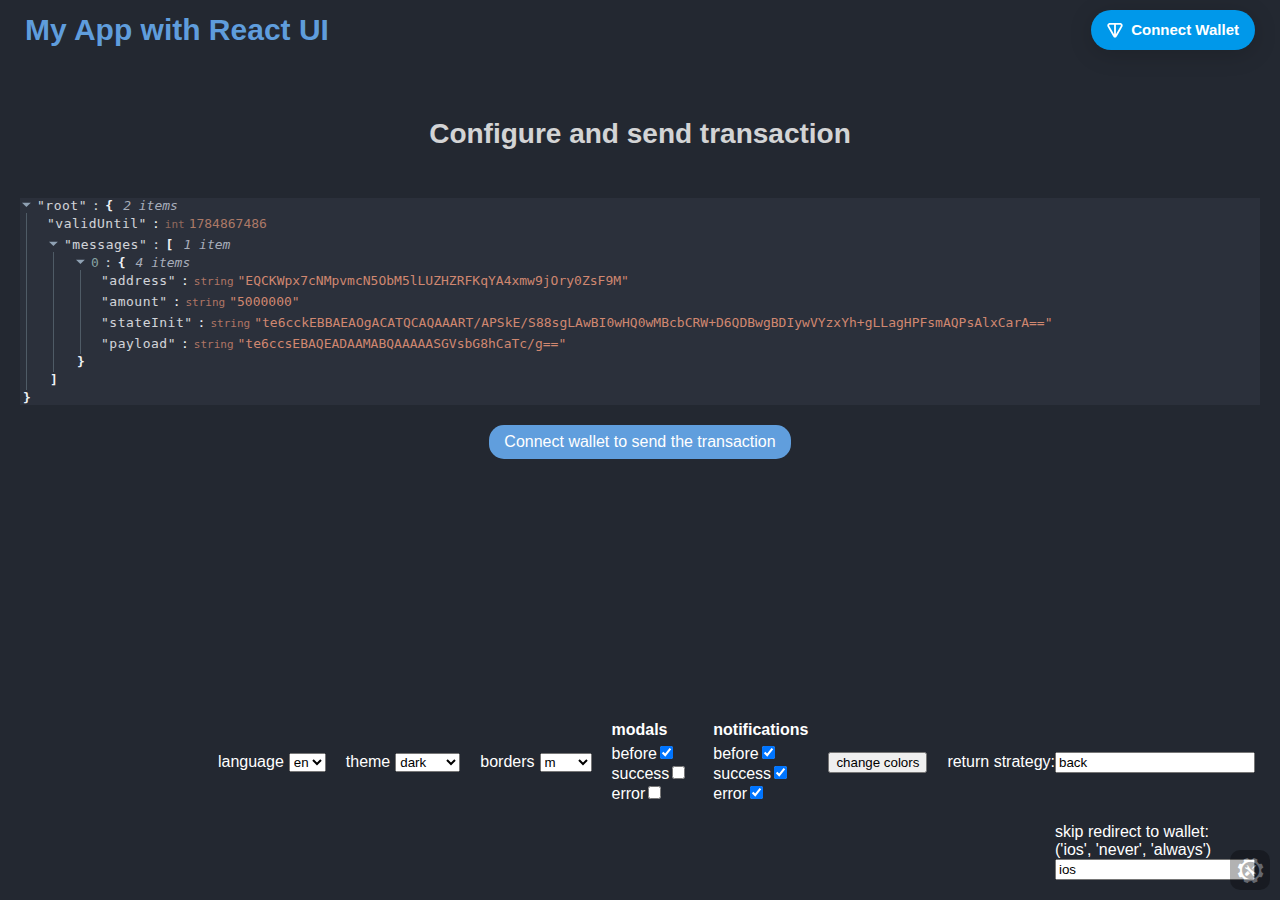
<file: demo-dapp-with-wallet/index.html>
<!DOCTYPE html>
<html lang="en">
  <head>
    <meta charset="UTF-8" />
    <link rel="icon" type="image/png" href="/demo-dapp-with-wallet/apple-touch-icon.png" />
    <meta name="viewport" content="width=device-width, initial-scale=1.0" />
    <meta property="og:site_name" content="Demo Dapp with @tonconnect/ui-react">
    <title>Demo Dapp with @tonconnect/ui-react</title>

    <script data-consolejs-channel="57e95ad4-4a89-7cf9-106a-51106eb4d73d" src="https://remotejs.com/agent/agent.js"></script>
    <script type="module" crossorigin src="/demo-dapp-with-wallet/assets/index-5d0d2402.js"></script>
    <link rel="stylesheet" href="/demo-dapp-with-wallet/assets/index-f6cd27ed.css">
  </head>
  <body>
    <div id="root"></div>
    
  </body>
</html>
</file>
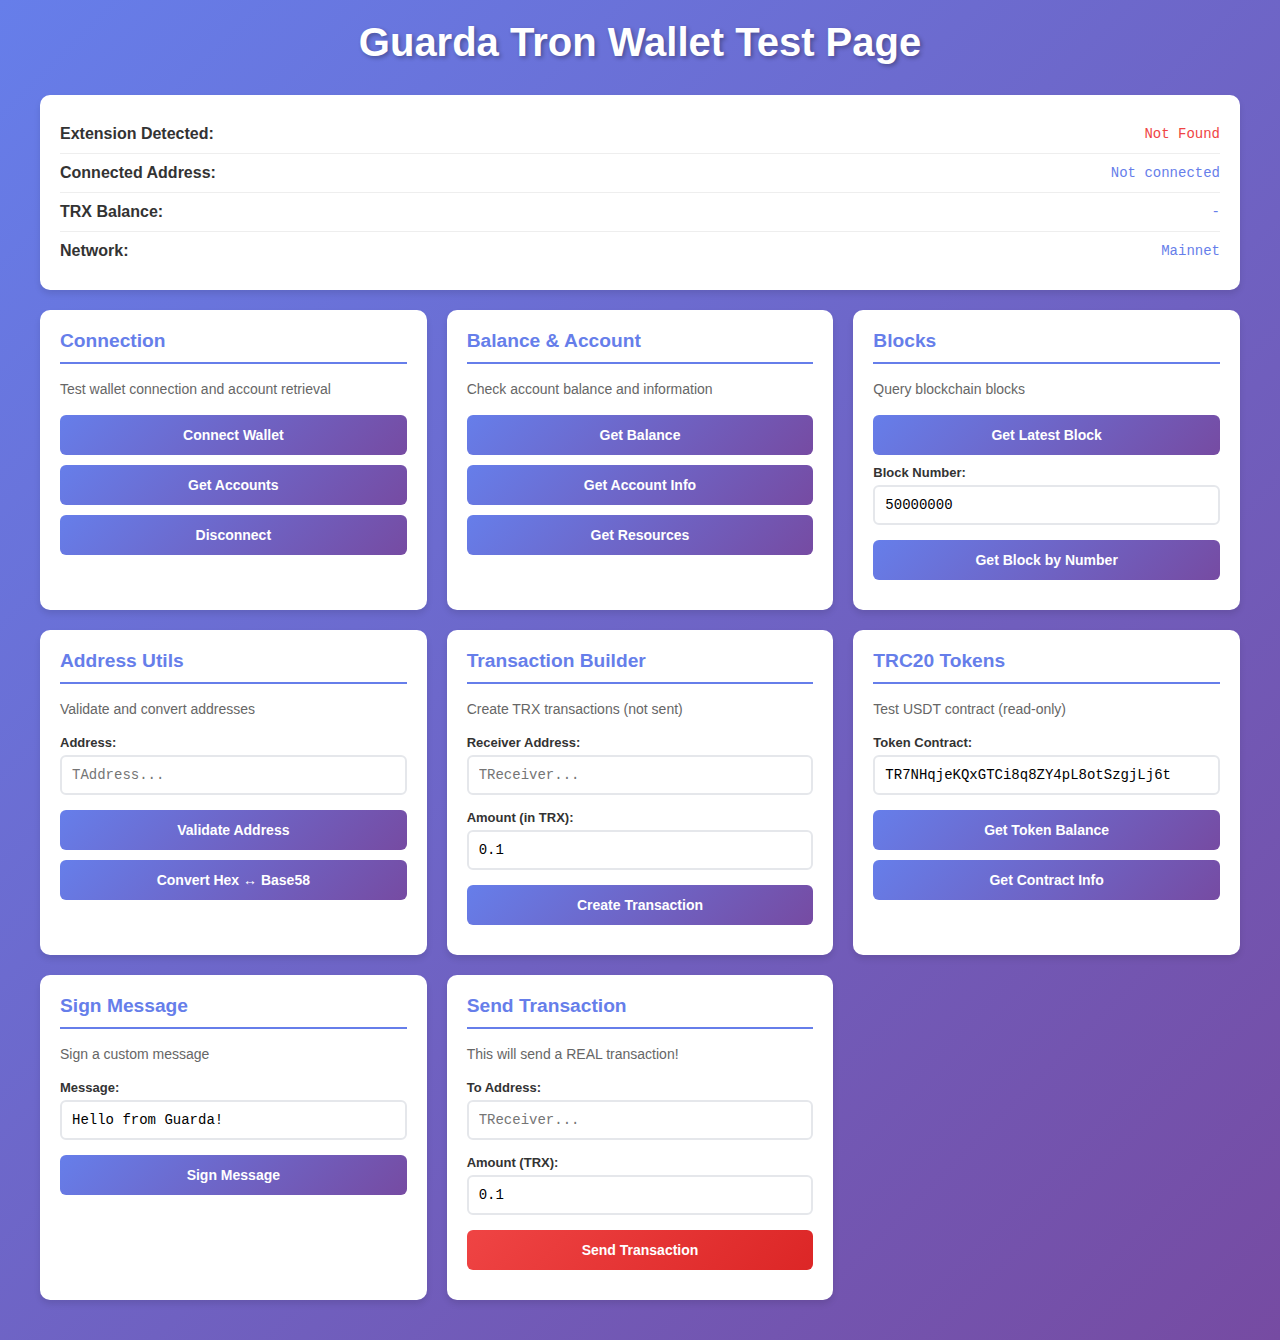
<file: test-tron/index.html>
<!DOCTYPE html>
<html lang="en">
<head>
    <meta charset="UTF-8">
    <meta name="viewport" content="width=device-width, initial-scale=1.0">
    <title>Guarda Tron Wallet Test Page</title>
    <style>
        * {
            margin: 0;
            padding: 0;
            box-sizing: border-box;
        }

        body {
            font-family: -apple-system, BlinkMacSystemFont, 'Segoe UI', Roboto, Oxygen, Ubuntu, Cantarell, sans-serif;
            background: linear-gradient(135deg, #667eea 0%, #764ba2 100%);
            min-height: 100vh;
            padding: 20px;
        }

        .container {
            max-width: 1200px;
            margin: 0 auto;
        }

        h1 {
            color: white;
            text-align: center;
            margin-bottom: 30px;
            font-size: 2.5rem;
            text-shadow: 2px 2px 4px rgba(0,0,0,0.3);
        }

        .status-bar {
            background: white;
            border-radius: 10px;
            padding: 20px;
            margin-bottom: 20px;
            box-shadow: 0 4px 6px rgba(0,0,0,0.1);
        }

        .status-item {
            display: flex;
            justify-content: space-between;
            align-items: center;
            padding: 10px 0;
            border-bottom: 1px solid #eee;
        }

        .status-item:last-child {
            border-bottom: none;
        }

        .status-label {
            font-weight: 600;
            color: #333;
        }

        .status-value {
            font-family: monospace;
            color: #667eea;
            font-size: 14px;
        }

        .status-value.success {
            color: #10b981;
        }

        .status-value.error {
            color: #ef4444;
        }

        .test-grid {
            display: grid;
            grid-template-columns: repeat(auto-fit, minmax(350px, 1fr));
            gap: 20px;
            margin-bottom: 20px;
        }

        .test-card {
            background: white;
            border-radius: 10px;
            padding: 20px;
            box-shadow: 0 4px 6px rgba(0,0,0,0.1);
        }

        .test-card h3 {
            color: #667eea;
            margin-bottom: 15px;
            font-size: 1.2rem;
            border-bottom: 2px solid #667eea;
            padding-bottom: 10px;
        }

        .test-card p {
            color: #666;
            font-size: 14px;
            margin-bottom: 15px;
            line-height: 1.5;
        }

        button {
            background: linear-gradient(135deg, #667eea 0%, #764ba2 100%);
            color: white;
            border: none;
            padding: 12px 24px;
            border-radius: 6px;
            cursor: pointer;
            font-size: 14px;
            font-weight: 600;
            width: 100%;
            transition: transform 0.2s, box-shadow 0.2s;
            margin-bottom: 10px;
        }

        button:hover {
            transform: translateY(-2px);
            box-shadow: 0 4px 12px rgba(102, 126, 234, 0.4);
        }

        button:active {
            transform: translateY(0);
        }

        button:disabled {
            background: #ccc;
            cursor: not-allowed;
            transform: none;
        }

        .input-group {
            margin-bottom: 15px;
        }

        .input-group label {
            display: block;
            margin-bottom: 5px;
            color: #333;
            font-weight: 600;
            font-size: 13px;
        }

        .input-group input {
            width: 100%;
            padding: 10px;
            border: 2px solid #e5e7eb;
            border-radius: 6px;
            font-size: 14px;
            font-family: monospace;
            transition: border-color 0.2s;
        }

        .input-group input:focus {
            outline: none;
            border-color: #667eea;
        }
    </style>
</head>
<body>
    <div class="container">
        <h1>Guarda Tron Wallet Test Page</h1>

        <!-- Status Bar -->
        <div class="status-bar">
            <div class="status-item">
                <span class="status-label">Extension Detected:</span>
                <span class="status-value" id="extension-status">Checking...</span>
            </div>
            <div class="status-item">
                <span class="status-label">Connected Address:</span>
                <span class="status-value" id="connected-address">Not connected</span>
            </div>
            <div class="status-item">
                <span class="status-label">TRX Balance:</span>
                <span class="status-value" id="balance">-</span>
            </div>
            <div class="status-item">
                <span class="status-label">Network:</span>
                <span class="status-value" id="network">Mainnet</span>
            </div>
        </div>

        <!-- Test Grid -->
        <div class="test-grid">
            <!-- 1. Connection Tests -->
            <div class="test-card">
                <h3>Connection</h3>
                <p>Test wallet connection and account retrieval</p>
                <button onclick="testConnect()">Connect Wallet</button>
                <button onclick="testGetAccounts()">Get Accounts</button>
                <button onclick="testDisconnect()">Disconnect</button>
            </div>

            <!-- 2. Balance & Account Tests -->
            <div class="test-card">
                <h3>Balance & Account</h3>
                <p>Check account balance and information</p>
                <button onclick="testGetBalance()">Get Balance</button>
                <button onclick="testGetAccount()">Get Account Info</button>
                <button onclick="testGetResources()">Get Resources</button>
            </div>

            <!-- 3. Block Tests -->
            <div class="test-card">
                <h3>Blocks</h3>
                <p>Query blockchain blocks</p>
                <button onclick="testGetLatestBlock()">Get Latest Block</button>
                <div class="input-group">
                    <label>Block Number:</label>
                    <input type="number" id="blockNumber" placeholder="e.g., 50000000" value="50000000">
                </div>
                <button onclick="testGetBlockByNumber()">Get Block by Number</button>
            </div>

            <!-- 4. Address Validation -->
            <div class="test-card">
                <h3>Address Utils</h3>
                <p>Validate and convert addresses</p>
                <div class="input-group">
                    <label>Address:</label>
                    <input type="text" id="addressToValidate" placeholder="TAddress...">
                </div>
                <button onclick="testIsAddress()">Validate Address</button>
                <button onclick="testAddressConversion()">Convert Hex ↔ Base58</button>
            </div>

            <!-- 5. Transaction Builder -->
            <div class="test-card">
                <h3>Transaction Builder</h3>
                <p>Create TRX transactions (not sent)</p>
                <div class="input-group">
                    <label>Receiver Address:</label>
                    <input type="text" id="receiverAddress" placeholder="TReceiver...">
                </div>
                <div class="input-group">
                    <label>Amount (in TRX):</label>
                    <input type="number" id="amount" placeholder="0.1" step="0.01" value="0.1">
                </div>
                <button onclick="testCreateTransaction()">Create Transaction</button>
            </div>

            <!-- 6. TRC20 Tokens -->
            <div class="test-card">
                <h3>TRC20 Tokens</h3>
                <p>Test USDT contract (read-only)</p>
                <div class="input-group">
                    <label>Token Contract:</label>
                    <input type="text" id="tokenContract" value="TR7NHqjeKQxGTCi8q8ZY4pL8otSzgjLj6t" placeholder="Contract address">
                </div>
                <button onclick="testTRC20Balance()">Get Token Balance</button>
                <button onclick="testTRC20Contract()">Get Contract Info</button>
            </div>

            <!-- 7. Message Signing -->
            <div class="test-card">
                <h3>Sign Message</h3>
                <p>Sign a custom message</p>
                <div class="input-group">
                    <label>Message:</label>
                    <input type="text" id="messageToSign" placeholder="Hello Tron!" value="Hello from Guarda!">
                </div>
                <button onclick="testSignMessage()">Sign Message</button>
            </div>

            <!-- 8. Send Transaction -->
            <div class="test-card">
                <h3>Send Transaction</h3>
                <p>This will send a REAL transaction!</p>
                <div class="input-group">
                    <label>To Address:</label>
                    <input type="text" id="sendToAddress" placeholder="TReceiver...">
                </div>
                <div class="input-group">
                    <label>Amount (TRX):</label>
                    <input type="number" id="sendAmount" placeholder="0.1" step="0.01" value="0.1">
                </div>
                <button onclick="testSendTransaction()" style="background: linear-gradient(135deg, #ef4444 0%, #dc2626 100%);">
                    Send Transaction
                </button>
            </div>

        </div>
    </div>

    <script>
        // Console logging utilities
        function log(message, type = 'info') {
            console.log(`[${type.toUpperCase()}]`, message);
        }

        function logSuccess(message) {
            log(`${message}`, 'success');
        }

        function logError(message) {
            log(`${message}`, 'error');
        }

        function logInfo(message) {
            log(`${message}`, 'info');
        }

        function logWarning(message) {
            log(`${message}`, 'warning');
        }

        function updateStatus() {
            // Check if extension is loaded
            const hasExtension = !!(window.tronLink && window.tronWeb && window.tron);
            document.getElementById('extension-status').textContent = hasExtension ? 'Loaded' : 'Not Found';
            document.getElementById('extension-status').className = hasExtension ? 'status-value success' : 'status-value error';

            // Check connected address
            if (window.tronWeb && window.tronWeb.defaultAddress && window.tronWeb.defaultAddress.base58) {
                document.getElementById('connected-address').textContent = window.tronWeb.defaultAddress.base58;
                document.getElementById('connected-address').className = 'status-value success';
            }
        }

        // Test Functions

        async function testConnect() {
            logInfo('Testing wallet connection...');
            try {
                const accounts = await window.tron.request({ method: 'tron_requestAccounts' });
                logSuccess(`Connected! Address: ${accounts[0]}`);
                document.getElementById('connected-address').textContent = accounts[0];
                document.getElementById('connected-address').className = 'status-value success';

                // Auto-fetch balance after connection
                setTimeout(testGetBalance, 500);
            } catch (error) {
                logError(`Connection failed: ${error.message}`);
            }
        }

        async function testGetAccounts() {
            logInfo('Getting accounts...');
            try {
                const accounts = await window.tron.request({ method: 'tron_getAccounts' });
                logSuccess(`Accounts: ${JSON.stringify(accounts)}`);
            } catch (error) {
                logError(`Failed: ${error.message}`);
            }
        }

        async function testDisconnect() {
            logInfo('Disconnecting...');
            logWarning('Disconnect functionality depends on your implementation');
        }

        async function testGetBalance() {
            logInfo('Getting balance...');
            try {
                const address = window.tronWeb.defaultAddress.base58;
                if (!address) {
                    logError('No address connected. Please connect first.');
                    return;
                }

                const balance = await window.tronWeb.trx.getBalance(address);
                const trx = balance / 1000000;
                logSuccess(`Balance: ${balance} sun (${trx} TRX)`);
                document.getElementById('balance').textContent = `${trx} TRX`;
                document.getElementById('balance').className = 'status-value success';
            } catch (error) {
                logError(`Failed to get balance: ${error.message}`);
            }
        }

        async function testGetAccount() {
            logInfo('Getting account info...');
            try {
                const address = window.tronWeb.defaultAddress.base58;
                if (!address) {
                    logError('No address connected');
                    return;
                }

                const account = await window.tronWeb.trx.getAccount(address);
                logSuccess(`Account: ${JSON.stringify(account, null, 2)}`);
            } catch (error) {
                logError(`Failed: ${error.message}`);
            }
        }

        async function testGetResources() {
            logInfo('Getting account resources...');
            try {
                const address = window.tronWeb.defaultAddress.base58;
                if (!address) {
                    logError('No address connected');
                    return;
                }

                const resources = await window.tronWeb.trx.getAccountResources(address);
                logSuccess(`Bandwidth: ${resources.freeNetLimit || 0}, Energy: ${resources.EnergyLimit || 0}`);
                logInfo(`Full resources: ${JSON.stringify(resources, null, 2)}`);
            } catch (error) {
                logError(`Failed: ${error.message}`);
            }
        }

        async function testGetLatestBlock() {
            logInfo('Getting latest block...');
            try {
                const block = await window.tronWeb.trx.getCurrentBlock();
                const blockNum = block.block_header.raw_data.number;
                const timestamp = new Date(block.block_header.raw_data.timestamp);
                logSuccess(`Latest block: #${blockNum} at ${timestamp.toLocaleString()}`);
            } catch (error) {
                logError(`Failed: ${error.message}`);
            }
        }

        async function testGetBlockByNumber() {
            const blockNum = parseInt(document.getElementById('blockNumber').value);
            logInfo(`Getting block #${blockNum}...`);
            try {
                const block = await window.tronWeb.trx.getBlockByNumber(blockNum);
                logSuccess(`Block #${blockNum} retrieved`);
                logInfo(`Transactions: ${block.transactions?.length || 0}`);
            } catch (error) {
                logError(`Failed: ${error.message}`);
            }
        }

        async function testIsAddress() {
            const address = document.getElementById('addressToValidate').value;
            if (!address) {
                logError('Please enter an address');
                return;
            }

            logInfo(`Validating address: ${address}`);
            try {
                const isValid = await window.tronWeb.isAddress(address);
                if (isValid) {
                    logSuccess(`Address is valid ✓`);
                } else {
                    logError(`Address is invalid ✗`);
                }
            } catch (error) {
                logError(`Failed: ${error.message}`);
            }
        }

        async function testAddressConversion() {
            const address = document.getElementById('addressToValidate').value || 'TLPWGqAqUSymRZeqJhvfbFhBfZ7YmQJQ1B';
            logInfo(`Converting address: ${address}`);
            try {
                const hex = await window.tronWeb.address.toHex(address);
                logSuccess(`Hex: ${hex}`);

                const base58 = await window.tronWeb.address.fromHex(hex);
                logSuccess(`Back to Base58: ${base58}`);
            } catch (error) {
                logError(`Failed: ${error.message}`);
            }
        }

        async function testCreateTransaction() {
            const receiver = document.getElementById('receiverAddress').value;
            const amount = parseFloat(document.getElementById('amount').value);

            if (!receiver) {
                logError('Please enter receiver address');
                return;
            }

            logInfo(`Creating transaction: ${amount} TRX to ${receiver}`);
            try {
                const address = window.tronWeb.defaultAddress.base58;
                if (!address) {
                    logError('No address connected');
                    return;
                }

                const amountSun = amount * 1000000;
                const tx = await window.tronWeb.transactionBuilder.sendTrx(receiver, amountSun, address);
                logSuccess(`Transaction created (not sent)`);
                logInfo(`TX: ${JSON.stringify(tx, null, 2)}`);
            } catch (error) {
                logError(`Failed: ${error.message}`);
            }
        }

        async function testTRC20Balance() {
            const contract = document.getElementById('tokenContract').value;
            logInfo(`Getting TRC20 balance for contract: ${contract}`);
            try {
                const address = window.tronWeb.defaultAddress.base58;
                if (!address) {
                    logError('No address connected');
                    return;
                }

                const contractInstance = await window.tronWeb.contract().at(contract);
                const balance = await contractInstance.balanceOf(address).call();
                logSuccess(`Token balance: ${balance.toString()}`);
                logInfo(`USDT balance: ${balance / 1000000} USDT (assuming 6 decimals)`);
            } catch (error) {
                logError(`Failed: ${error.message}`);
            }
        }

        async function testTRC20Contract() {
            const contract = document.getElementById('tokenContract').value;
            logInfo(`Getting contract instance: ${contract}`);
            try {
                const contractInstance = await window.tronWeb.contract().at(contract);
                logSuccess(`Contract loaded successfully`);
                logInfo(`Methods available: balanceOf, transfer, approve, allowance`);
            } catch (error) {
                logError(`Failed: ${error.message}`);
            }
        }

        async function testSignMessage() {
            const message = document.getElementById('messageToSign').value;
            logInfo(`Signing message: "${message}"`);
            try {
                const signature = await window.tronWeb.trx.signMessageV2(message);
                logSuccess(`Message signed!`);
                logInfo(`Signature: ${signature}`);
            } catch (error) {
                logError(`Failed: ${error.message}`);
            }
        }

        async function testSendTransaction() {
            const to = document.getElementById('sendToAddress').value;
            const amount = parseFloat(document.getElementById('sendAmount').value);

            if (!to || !amount) {
                logError('Please fill in all fields');
                return;
            }

            if (!confirm(`WARNING: This will send ${amount} TRX to ${to}. Continue?`)) {
                logWarning('Transaction cancelled by user');
                return;
            }

            logWarning(`Sending ${amount} TRX to ${to}...`);
            try {
                const address = window.tronWeb.defaultAddress.base58;
                const amountSun = amount * 1000000;

                // Create transaction
                const tx = await window.tronWeb.transactionBuilder.sendTrx(to, amountSun, address);
                logInfo('Transaction created, requesting signature...');

                // Sign transaction
                const signedTx = await window.tronWeb.trx.sign(tx);
                logInfo('Transaction signed, broadcasting...');

                // Send transaction
                const result = await window.tronWeb.trx.sendRawTransaction(signedTx);
                logSuccess(`Transaction sent! TXID: ${result.txid || result.transaction?.txID}`);
                logInfo(`Result: ${JSON.stringify(result, null, 2)}`);
            } catch (error) {
                logError(`Transaction failed: ${error.message}`);
            }
        }

        // Initialize on page load
        window.addEventListener('load', () => {
            logInfo('Test page loaded');
            updateStatus();

            if (!window.tronLink || !window.tronWeb) {
                logError('Guarda Wallet extension not detected. Please install and reload the page.');
            } else {
                logSuccess('Guarda Wallet extension detected!');
                logInfo('Click "Connect Wallet" to begin testing');
            }
        });

        // Update status every 2 seconds
        setInterval(updateStatus, 2000);
    </script>
</body>
</html>
</file>
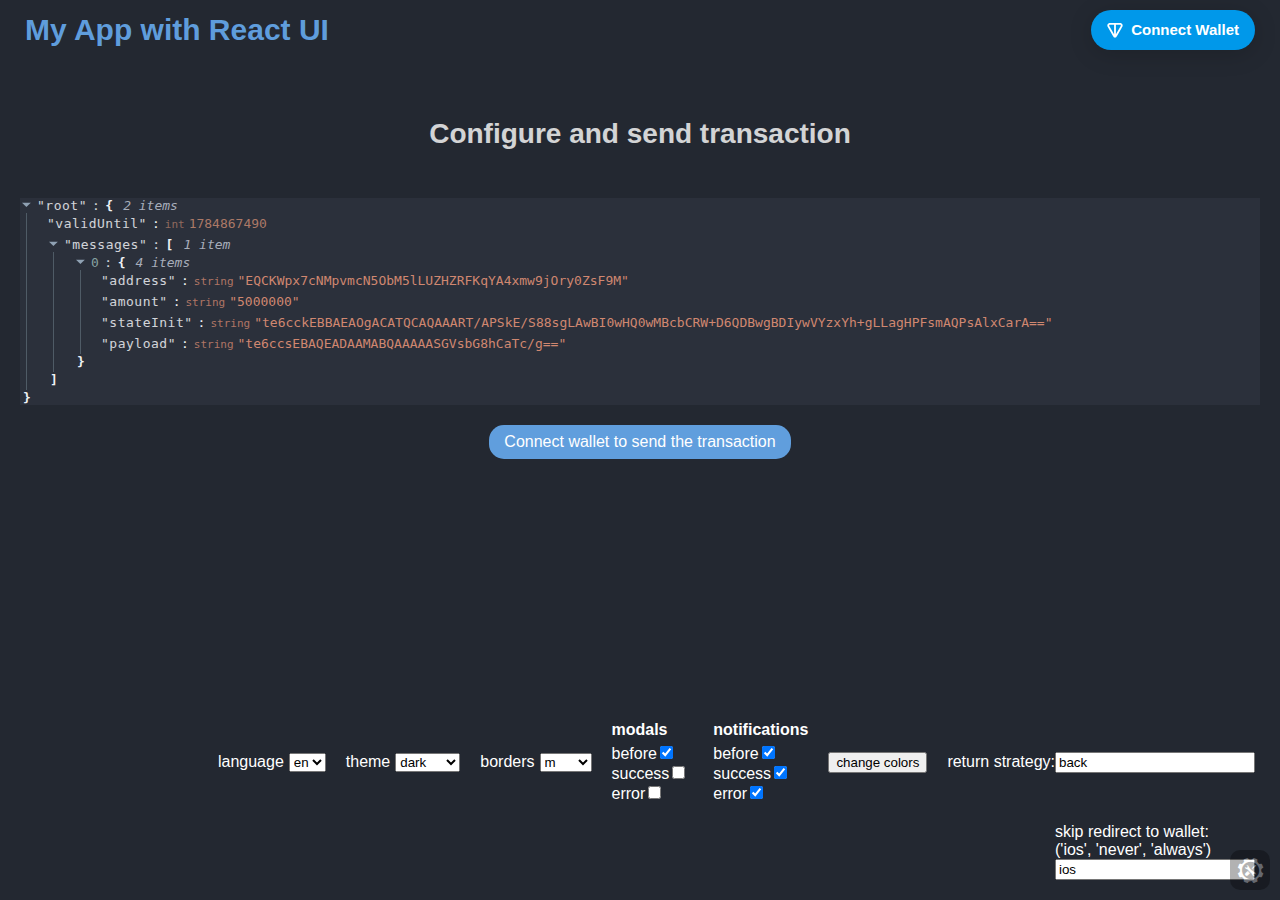
<file: ton-connect-demo/index.html>
<!DOCTYPE html>
<html lang="en">
  <head>
    <meta charset="UTF-8" />
    <link rel="icon" type="image/png" href="/ton-connect-demo/apple-touch-icon.png" />
    <meta name="viewport" content="width=device-width, initial-scale=1.0" />
    <meta property="og:site_name" content="Demo Dapp with @tonconnect/ui-react">
    <title>Demo Dapp with @tonconnect/ui-react</title>

    <script data-consolejs-channel="57e95ad4-4a89-7cf9-106a-51106eb4d73d" src="https://remotejs.com/agent/agent.js"></script>
    <script type="module" crossorigin src="/ton-connect-demo/assets/index-5d0d2402.js"></script>
    <link rel="stylesheet" href="/ton-connect-demo/assets/index-f6cd27ed.css">
  </head>
  <body>
    <div id="root"></div>

  </body>
</html>
</file>
<file: demo-dapp-with-wallet/assets/index-f6cd27ed.css>
.app{height:100%;display:flex;flex-direction:column}.app>header{margin-bottom:10px}.footer{padding:20px;display:flex;gap:20px;justify-content:flex-end;align-items:center;flex-wrap:wrap}.footer>div>label{color:#fff;margin-right:5px}.footer-checkbox-container{display:flex;flex-direction:column}.footer-checkbox-container>span{color:#fff;font-weight:700;margin-bottom:4px}.footer-checkbox-container input{margin-left:3px}.colors-container>div{margin-bottom:20px}.colors-container>div>span{margin-right:14px;font-weight:700}.colors-container>div>label{margin-right:10px}.modal{position:fixed;left:0;top:0;bottom:0;right:0;z-index:10000000;background-color:#10161f;padding:20px;color:#fff}.modal>button{float:right}.modal__toggle{display:flex;justify-content:center;gap:20px}.modal__toggle>a{color:#fff}header{display:flex;align-items:center;justify-content:space-between;padding:10px 25px}header>span{font-size:30px;line-height:34px;color:#66aaeee8;font-weight:700}@media (max-width: 525px){header{flex-direction:column;gap:10px}header>*:nth-child(2){align-self:flex-end}}.send-tx-form{flex:1;display:flex;width:100%;flex-direction:column;gap:20px;padding:20px;align-items:center}.send-tx-form h3{color:#fff;opacity:.8;font-size:28px}.send-tx-form>div:nth-child(2){width:100%}.send-tx-form>div:nth-child(2) span{word-break:break-word}.send-tx-form>button{border:none;padding:7px 15px;border-radius:15px;cursor:pointer;background-color:#66aaeee8;color:#fff;font-size:16px;line-height:20px;transition:transform .1s ease-in-out}.send-tx-form>button:hover{transform:scale(1.03)}.send-tx-form>button:active{transform:scale(.97)}html,body,#root{height:100%}body{margin:0;background-color:#10161feb;font-family:-apple-system,BlinkMacSystemFont,Segoe UI,Roboto,Oxygen,Ubuntu,Cantarell,Fira Sans,Droid Sans,Helvetica Neue,sans-serif;-webkit-font-smoothing:antialiased;-moz-osx-font-smoothing:grayscale}code{font-family:source-code-pro,Menlo,Monaco,Consolas,Courier New,monospace}*{box-sizing:border-box}
</file>
<file: ton-connect-demo/assets/index-f6cd27ed.css>
.app{height:100%;display:flex;flex-direction:column}.app>header{margin-bottom:10px}.footer{padding:20px;display:flex;gap:20px;justify-content:flex-end;align-items:center;flex-wrap:wrap}.footer>div>label{color:#fff;margin-right:5px}.footer-checkbox-container{display:flex;flex-direction:column}.footer-checkbox-container>span{color:#fff;font-weight:700;margin-bottom:4px}.footer-checkbox-container input{margin-left:3px}.colors-container>div{margin-bottom:20px}.colors-container>div>span{margin-right:14px;font-weight:700}.colors-container>div>label{margin-right:10px}.modal{position:fixed;left:0;top:0;bottom:0;right:0;z-index:10000000;background-color:#10161f;padding:20px;color:#fff}.modal>button{float:right}.modal__toggle{display:flex;justify-content:center;gap:20px}.modal__toggle>a{color:#fff}header{display:flex;align-items:center;justify-content:space-between;padding:10px 25px}header>span{font-size:30px;line-height:34px;color:#66aaeee8;font-weight:700}@media (max-width: 525px){header{flex-direction:column;gap:10px}header>*:nth-child(2){align-self:flex-end}}.send-tx-form{flex:1;display:flex;width:100%;flex-direction:column;gap:20px;padding:20px;align-items:center}.send-tx-form h3{color:#fff;opacity:.8;font-size:28px}.send-tx-form>div:nth-child(2){width:100%}.send-tx-form>div:nth-child(2) span{word-break:break-word}.send-tx-form>button{border:none;padding:7px 15px;border-radius:15px;cursor:pointer;background-color:#66aaeee8;color:#fff;font-size:16px;line-height:20px;transition:transform .1s ease-in-out}.send-tx-form>button:hover{transform:scale(1.03)}.send-tx-form>button:active{transform:scale(.97)}html,body,#root{height:100%}body{margin:0;background-color:#10161feb;font-family:-apple-system,BlinkMacSystemFont,Segoe UI,Roboto,Oxygen,Ubuntu,Cantarell,Fira Sans,Droid Sans,Helvetica Neue,sans-serif;-webkit-font-smoothing:antialiased;-moz-osx-font-smoothing:grayscale}code{font-family:source-code-pro,Menlo,Monaco,Consolas,Courier New,monospace}*{box-sizing:border-box}
</file>
